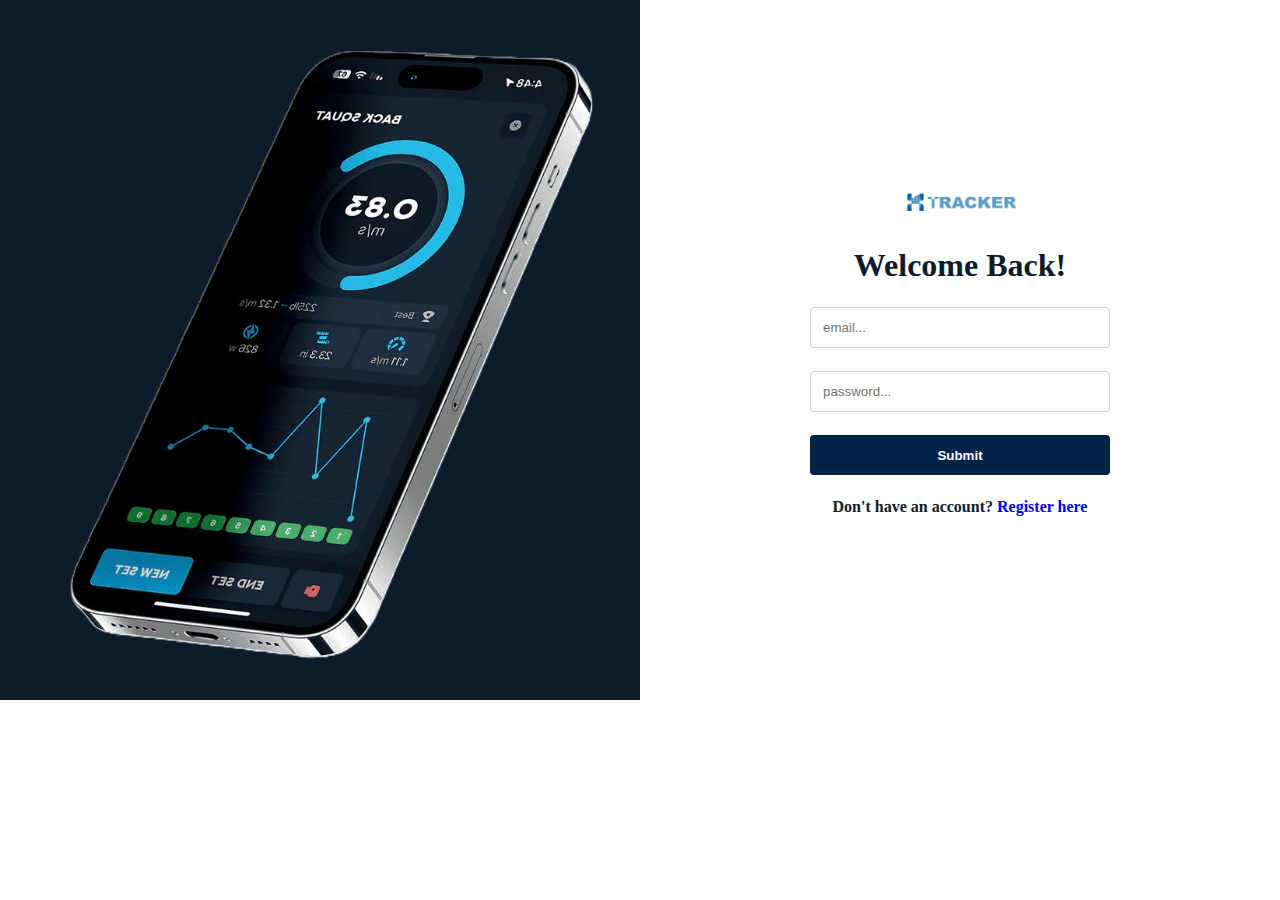
<file: front end/pages/home.html>
<!DOCTYPE html>
<html lang="en">
  <head>
    <meta charset="UTF-8" />
    <meta name="viewport" content="width=device-width, initial-scale=1.0" />
    <title>Document</title>
    <link rel="stylesheet" href="/front end/assets/styles/colors.css" />
    <link rel="stylesheet" href="/front end/assets/styles/home.css" />
    <link
      rel="stylesheet"
      href="https://cdnjs.cloudflare.com/ajax/libs/font-awesome/6.5.1/css/all.min.css"
    />
  </head>
  <body>
    <nav class="nav">
      <div class="logo">
        <img
          src="/front end/assets/logo/white.png"
          alt="logo"
          class="logo-img"
        />
      </div>
      <div class="nav-links">
        <a href="/front end/pages/charts.html">Analysis</a>
        <button class="nav-btn" id="sign-out">Sign out</button>
        <i class="fa-solid fa-user user-icon" id="user-icon"></i>
        <div class="hidden user-data" id="user-data">userid</div>
      </div>
    </nav>
    <!--------------------------->
    <div class="container main-content">
      <header>
        <h1>Expense Dashboard</h1>
        <button class="add-expense-btn" id="add-btn">Add Expense</button>
      </header>

      <section class="summary-cards">
        <div class="card">
          <h2>Total Expenses</h2>
          <p class="amount" id="total-value">$0</p>
        </div>
        <div class="card">
          <h2>Number of Expenses</h2>
          <p class="count" id="no-of-x">0</p>
        </div>
      </section>
      <main>
        <table class="expense-table">
          <thead>
            <tr>
              <th>ID</th>
              <th>Description</th>
              <th>Amount</th>
              <th>Date</th>
              <th>Actions</th>
            </tr>
          </thead>
          <tbody id="table-body"></tbody>
        </table>
      </main>
      <section class="edit-modal-overlay hidden" id="edit-overlay">
        <div class="edit-modal" id="edit-modal">
          <form id="edit-form" class="modal-content">
            <p class="err hidden" id="empty-err">all fields are required</p>

            <div class="close-modal">
              <button type="button" id="close-btn">X</button>
            </div>
            <div>
              <h3>Edit Expense</h3>
            </div>
            <div class="form-des">
              <input type="text" id="description" placeholder="Description" />
            </div>
            <div class="form-amount">
              <input
                type="number"
                id="amount"
                placeholder="Amount"
                step="any"
              />
              <p class="err hidden" id="amount-err">amount can't be negative</p>
              <p class="err hidden" id="amount-err-zero">amount can't be 0</p>
            </div>
            <div class="form-date">
              <input type="date" name="date" id="date" placeholder="Date" />
            </div>
            <button class="modal-submit" id="submit-edit-btn">Submit</button>
          </form>
        </div>
      </section>
      <section class="add-modal-overlay hidden" id="add-overlay">
        <div class="add-modal">
          <form id="add-form" class="add-modal-content">
            <p class="err hidden" id="new-empty-err">all fields are required</p>

            <div class="close-add-modal">
              <button type="button" id="close-add-btn">X</button>
            </div>
            <div>
              <h3>Add Expense</h3>
            </div>
            <div class="form-des">
              <input
                type="text"
                id="new-description"
                placeholder="Description"
              />
            </div>
            <div class="form-amount">
              <input
                type="number"
                id="new-amount"
                placeholder="Amount"
                step="any"
              />
              <p class="err hidden" id="new-amount-err">
                amount can't be negative
              </p>
              <p class="err hidden" id="new-amount-err-zero">
                amount can't be 0
              </p>
            </div>
            <div class="form-date">
              <input type="date" name="date" id="new-date" placeholder="Date" />
            </div>
            <button class="modal-submit" id="submit-add-btn">Submit</button>
          </form>
        </div>
      </section>
      <div class="hidden confirm-modal-overlay" id="confirm-modal-overlay">
        <div class="hidden confirm-modal" id="confirm-popup">
          <p>Are you sure you want to delete this expense?</p>
          <div class="confirm-btns">
            <button id="confirm-btn">Confirm</button>
            <button id="cancel-btn">Cancel</button>
          </div>
        </div>
      </div>
    </div>
    <div class="toast-container hidden" id="home-toast"></div>

    <script type="module" src="/front end/scripts/home.js"></script>
  </body>
</html>
</file>
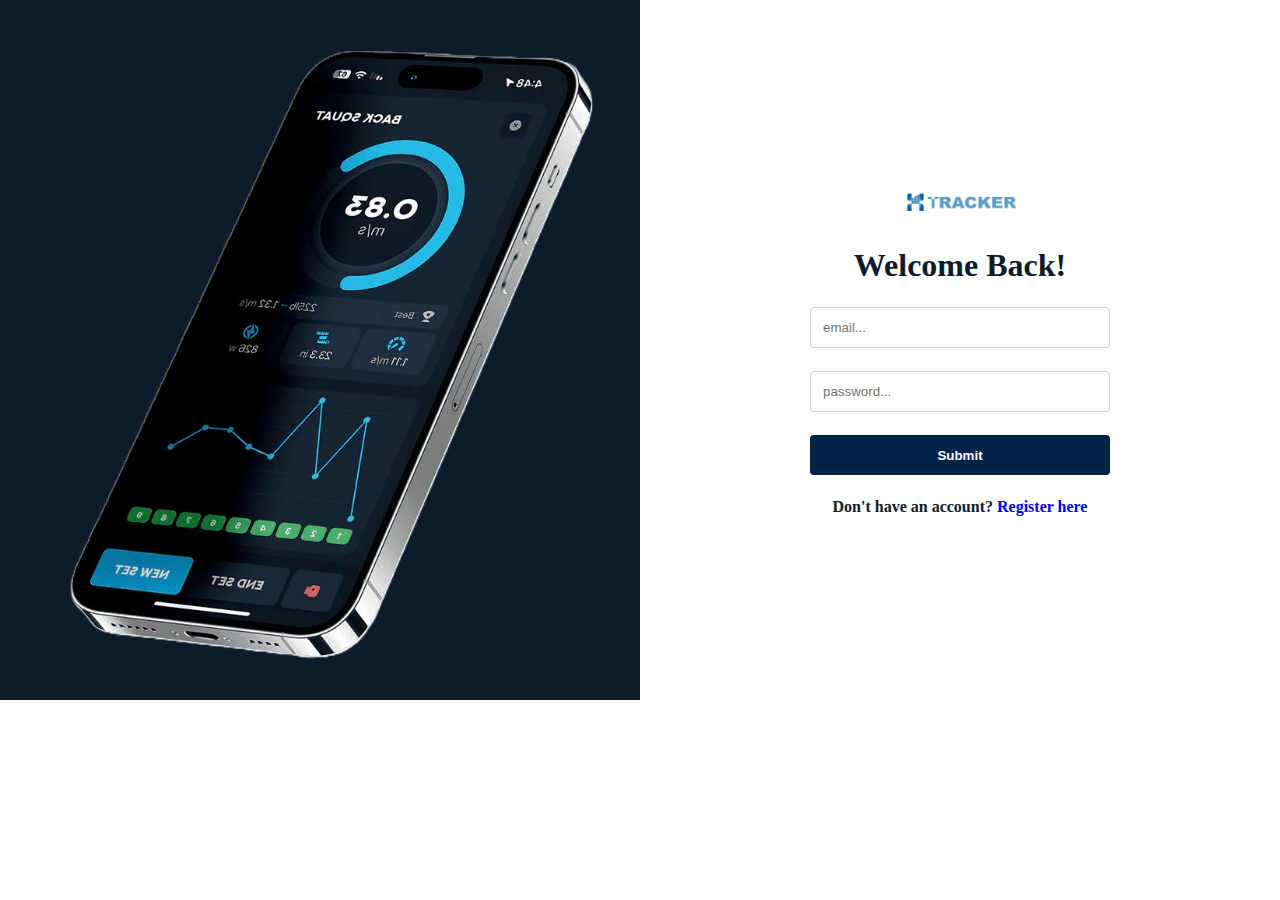
<file: front end/pages/login.html>
<!DOCTYPE html>
<html lang="en">
  <head>
    <meta charset="UTF-8" />
    <meta name="viewport" content="width=device-width, initial-scale=1.0" />
    <title>Document</title>
    <link rel="stylesheet" href="/front end/assets/styles/auth.css" />
    <link rel="stylesheet" href="/front end/assets/styles/colors.css" />
  </head>
  <body>
    <main class="container">
      <section>
        <img
          src="/front end/assets/images/finalimage.png"
          alt="image1"
          class="img"
        />
      </section>
      <section>
        <form class="form" id="log-form">
          <div class="logo-group">
            <img
              class="logo-img"
              src="/front end/assets/logo/blue.png"
              alt="logo"
            />
          </div>
          <div>
            <h1 class="welcome">Welcome Back!</h1>
          </div>
          <div class="form-group-email">
            <input type="text" name="email" id="email" placeholder="email..." />
            <span id="email-error" class="input-error , err-hide"
              >valid email is required</span
            >
          </div>
          <div class="form-group">
            <!-- <label for="password">Password</label> -->
            <input
              type="password"
              name="password"
              id="password"
              placeholder="password..."
            />
            <span id="password-error" class="input-error , err-hide">
              Password is required</span
            >
          </div>
          <div class="submit-div">
            <button class="btn" type="submit" id="submit-btn">Submit</button>
          </div>
          <!-- <div class="forgot-pass">
            <a href="/front end/pages/resetpassword.html">Forgot Password?</a>
          </div> -->
          <p class="dir-link">
            Don't have an account?
            <span class="link">
              <a href="/front end/pages/register.html">Register here</a>
            </span>
          </p>
        </form>
      </section>
    </main>
    <div class="toast-container hidden" id="login-toast"></div>

    <script type="module" src="/front end/scripts/login.js"></script>
  </body>
</html>
</file>
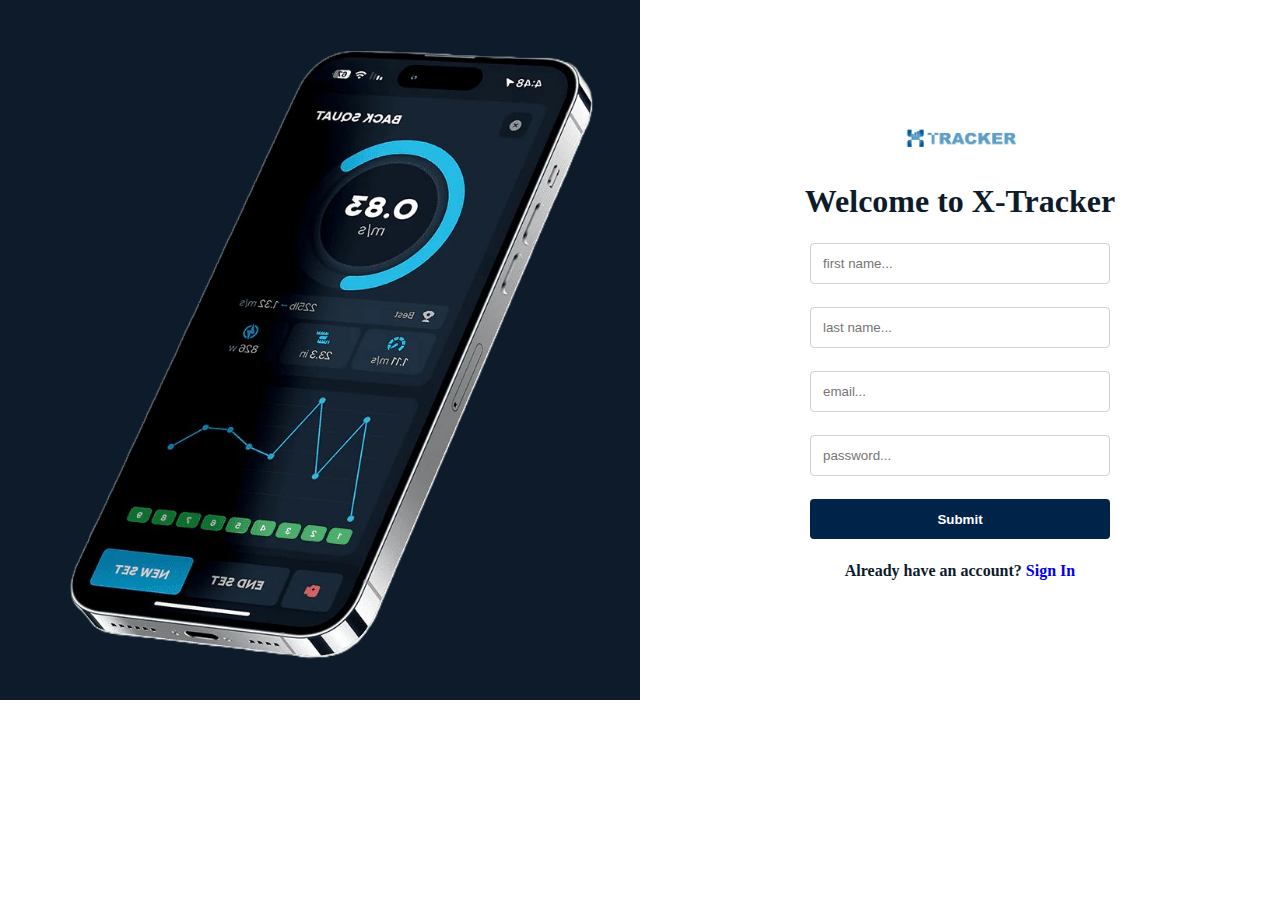
<file: front end/pages/register.html>
<!DOCTYPE html>
<html lang="en">
  <head>
    <meta charset="UTF-8" />
    <meta name="viewport" content="width=device-width, initial-scale=1.0" />
    <title>Document</title>
    <link rel="stylesheet" href="/front end/assets/styles/auth.css" />
    <link rel="stylesheet" href="/front end/assets/styles/colors.css" />
  </head>
  <body>
    <!-- <header>
      <div class="header">
        <div><button class="sign-link" id="link-btn">Sign In</button></div>
      </div>
    </header> -->
    <main class="container">
      <section class="image-section">
        <img
          class="img"
          src="/front end/assets/images/finalimage.png"
          alt="image1"
        />
      </section>
      <section>
        <form class="form" id="reg-form">
          <div class="logo-group">
            <img
              class="logo-img"
              src="/front end/assets/logo/blue.png"
              alt="logo"
            />
          </div>
          <div>
            <h1 class="welcome">Welcome to X-Tracker</h1>
          </div>
          <div class="form-group">
            <!-- <label for="first-name">First Name</label> -->
            <input type="text" placeholder="first name..." id="first-name" />
            <span id="first-name-error" class="input-error err-hide">
              First name is required</span
            >
          </div>
          <div class="form-group">
            <!-- <label for="last-name">Last Name</label> -->
            <input
              type="text"
              name="last-name"
              id="last-name"
              placeholder="last name..."
            />
            <span id="last-name-error" class="input-error err-hide">
              Last name is required</span
            >
          </div>
          <div class="form-group-email">
            <!-- <label for="email">Email</label> -->
            <input type="text" name="email" id="email" placeholder="email..." />
            <span id="email-error" class="input-error err-hide">
              Valid email is required</span
            >
          </div>
          <div class="form-group">
            <!-- <label for="password">Password</label> -->
            <input
              type="password"
              name="password"
              id="password"
              placeholder="password..."
            />
            <span id="password-error" class="input-error err-hide">
              password is required</span
            >
          </div>
          <div class="submit-div">
            <button class="btn" type="submit" id="submit-btn">Submit</button>
          </div>
          <p class="dir-link">
            Already have an account?
            <a href="/front end/pages/login.html">Sign In</a>
          </p>
        </form>
      </section>
      <div class="toast-container hidden" id="register-toast"></div>
    </main>

    <script type="module" src="/front end/scripts/register.js"></script>
  </body>
</html>
</file>
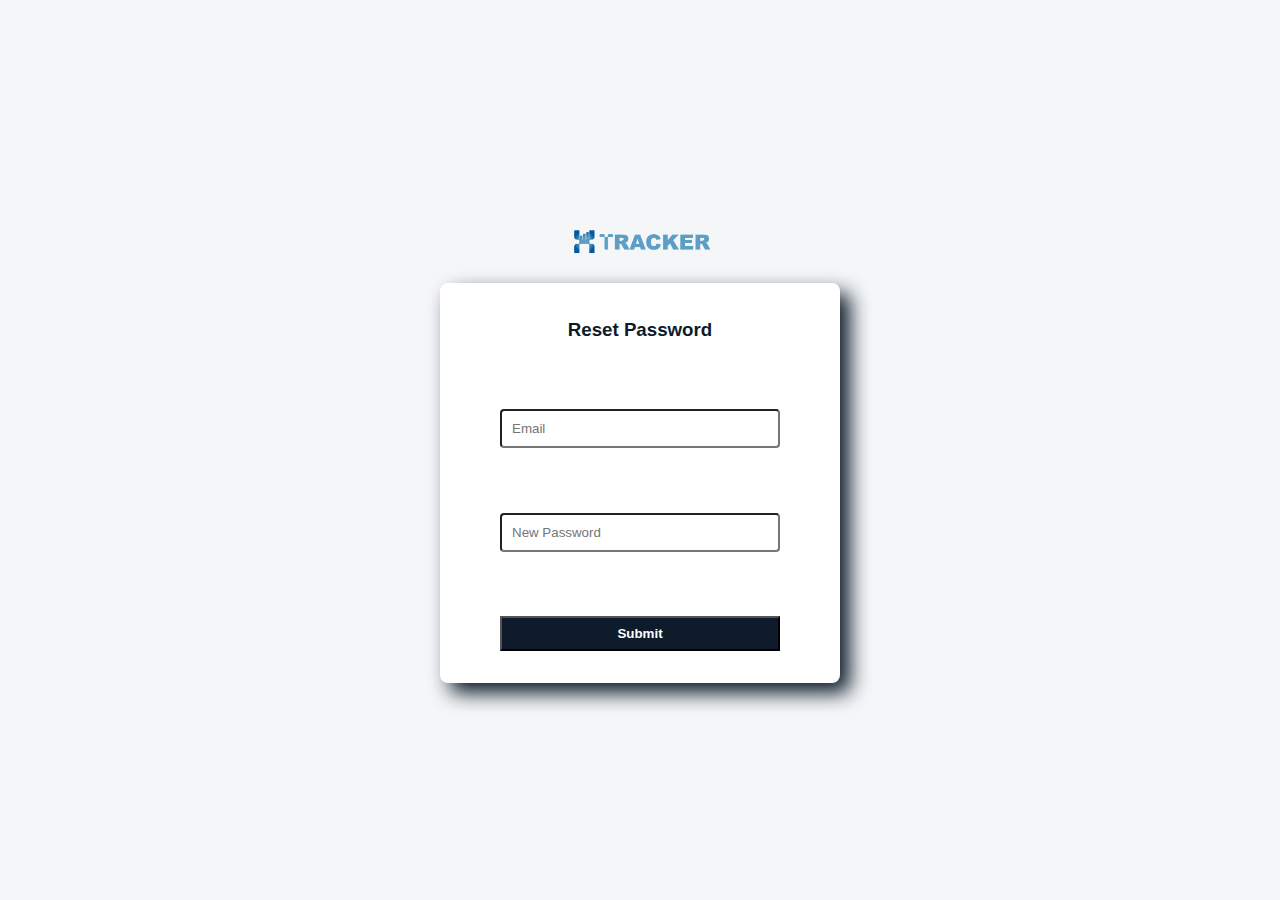
<file: front end/pages/resetpassword.html>
<!DOCTYPE html>
<html lang="en">
  <head>
    <meta charset="UTF-8" />
    <meta name="viewport" content="width=device-width, initial-scale=1.0" />
    <title>Reset Password</title>
    <link rel="stylesheet" href="/front end/assets/styles/colors.css" />
    <link rel="stylesheet" href="/front end/assets/styles/resetpassword.css" />
  </head>
  <body>
    <div class="container">
      <img
        src="/front end/assets/logo/blue.png"
        alt="reset-logo"
        width="150px"
        id="logo"
      />
      <form class="form" id="reset-form">
        <h3>Reset Password</h3>
        <div class="form-email">
          <input type="text" id="email" placeholder="Email" />
          <p class="hidden" id="email-err">valid email is required</p>
        </div>
        <div class="form-pass">
          <input type="password" id="new-pass" placeholder="New Password" />
          <p class="hidden" id="new-pass-err">new password is required</p>
        </div>

        <button id="submit-btn">Submit</button>
      </form>
      <div class="toast-container hidden" id="reset-toast"></div>
    </div>
    <script type="module" src="/front end/scripts/resetPassword.js"></script>
  </body>
</html>
</file>
<file: front end/assets/styles/colors.css>
/* colors.css - define all your colors here */
:root {
  --primary-color: #002349;
  --secondary-color: #0d1b2a;
  --accent-color: #89c2d9;
  --background-color: #f4f6f8;
  --text-color: #0d1b2a;
  --border-color: #ddd;
  --error-color: #f44336;
  --error-slate: #ff8fa3;
  --nav-background: #2c3e50;
  --table-header: #ecf0f1;
  --table-row-hover: #e8f4fd;
}
</file>
<file: front end/assets/styles/home.css>
/* Global Styles */
* {
  margin: 0;
  padding: 0;
  box-sizing: border-box;
  /* outline: 2px solid red; */
}

body {
  font-family: "Roboto", sans-serif;
  background-color: var(--background-color);
  color: var(--text-color);
  line-height: 1.6;
}
.main-content {
  padding-top: 2rem;
}

/* Navigation Bar */
.nav {
  display: flex;
  flex-direction: row;
  justify-content: space-between;
  align-items: center;
  background-color: var(--primary-color);
  height: 60px;
  padding-right: 8px;
  padding-left: 8px;
}

.logo {
  display: flex;
  align-items: center;
  gap: 6px;
  cursor: pointer;
}

.logo-img {
  width: 120px;
  height: 40px;
}

.logo-txt {
  color: white;
  margin-left: 8px;
  font-size: x-large;
  font-weight: bold;
}

.logo-txt span {
  color: rgb(70, 137, 195);
}

.nav-links {
  display: flex;
  justify-content: space-around;
  align-items: center;
  gap: 24px;
}
.nav-links a {
  text-decoration: none;
  color: white;
  font-weight: 800;
  font-size: medium;
  transition: all;
  transition-duration: 500ms;
}
.nav-links a:hover {
  color: rgb(204, 204, 184);
}

.nav-btn {
  padding: 8px;
  background-color: var(--background-color);
  border: none;
  border-radius: 20px;
  color: var(--text-color);
  font-weight: 700;
  cursor: pointer;
  transition: all 500ms;
}

.nav-btn:hover {
  padding: 10px;
}

.container {
  max-width: 1200px;
  margin: 0 auto;
  padding: 0 2rem;
}

/* Icons */
.icons-container {
  display: flex;
  justify-content: center;
  align-items: center;
  gap: 24px;
}

.delete-icon,
.edit-icon {
  cursor: pointer;
  transition: all 500ms;
}

.delete-icon:hover {
  color: red;
}

.edit-icon:hover {
  color: green;
}

/* Buttons & Hover Effects */

.modal-submit {
  background-color: var(--primary-color);
  color: white;
  padding: 6px;
  width: 65px;
  border-radius: 18px;
  cursor: pointer;
  transition: all 500ms;
  font-weight: bold;
}

.modal-submit:hover {
  background-color: var(--text-color);
  width: 90px;
}

.edit-modal-overlay {
  position: fixed;
  top: 0;
  left: 0;
  width: 100%;
  height: 100%;
  background: rgba(0, 0, 0, 0.5);
  backdrop-filter: blur(5px);
}

.edit-modal {
  position: absolute;
  top: 50%;
  left: 50%;
  width: 700px;
  height: 600px;
  transform: translate(-50%, -50%);
  background: white;
  box-shadow: 0 4px 10px rgba(0, 0, 0, 0.2);
  border-radius: 8px;
  z-index: 1000;
}

.modal-content {
  display: flex;
  flex-direction: column;
  justify-content: center;
  align-items: center;
  gap: 32px;
  width: 100%;
  height: 100%;
}

.modal-content input {
  padding: 12px;
  border: 1px solid lightgray;
  width: 300px;
  border-radius: 4px;
}

.close-modal {
  display: flex;
  justify-content: flex-end;
  width: 80%;
}

.close-modal button {
  background-color: transparent;
  border: none;
  padding: 2px;
  border-radius: 4px;
  font-size: medium;
  cursor: pointer;
  transition: all 500ms;
}

.close-modal button:hover {
  background-color: rgb(211, 219, 225);
  border-radius: 2px;
}

.err {
  color: var(--error-color);
  font-size: small;
}

.exp-head {
  margin-bottom: 12px;
}
.add-modal-overlay {
  position: fixed;
  top: 0;
  left: 0;
  width: 100%;
  height: 100%;
  background: rgba(0, 0, 0, 0.5);
  backdrop-filter: blur(5px);
}
.add-modal {
  position: absolute;
  top: 50%;
  left: 50%;
  width: 700px;
  height: 600px;
  transform: translate(-50%, -50%);
  background: white;
  box-shadow: 0 4px 10px rgba(0, 0, 0, 0.2);
  border-radius: 8px;
  z-index: 1000;
}
.add-modal-content {
  display: flex;
  flex-direction: column;
  justify-content: center;
  align-items: center;
  gap: 32px;
  width: 100%;
  height: 100%;
}
.add-modal-content input {
  padding: 12px;
  border: 1px solid lightgray;
  width: 300px;
  border-radius: 4px;
}
.close-add-modal {
  display: flex;
  justify-content: flex-end;
  width: 80%;
}
.close-add-modal button {
  background-color: transparent;
  border: none;
  padding: 2px;
  border-radius: 4px;
  font-size: medium;
  cursor: pointer;
  transition: all 500ms;
}
.close-add-modal button:hover {
  background-color: rgb(227, 235, 242);
}
/***********************************/
header {
  display: flex;
  justify-content: space-between;
  align-items: center;
  margin-bottom: 2rem;
}
h1 {
  font-size: 2.5rem;
  font-weight: 700;
  color: var(--primary-color);
}
.add-expense-btn {
  background-color: var(--primary-color);
  color: white;
  border: none;
  padding: 0.75rem 1.5rem;
  font-size: 1rem;
  font-weight: 500;
  border-radius: 5px;
  cursor: pointer;
  transition: background-color 0.3s ease;
}
.add-expense-btn:hover {
  background-color: var(--secondary-color);
}
.summary-cards {
  display: flex;
  gap: 2rem;
  margin-bottom: 2rem;
}
.card {
  background-color: white;
  border-radius: 10px;
  padding: 1.5rem;
  flex: 1;
  box-shadow: 0 4px 6px rgba(0, 0, 0, 0.1);
}
.card h2 {
  font-size: 1.2rem;
  font-weight: 500;
  margin-bottom: 0.5rem;
  color: var(--text-color);
}
.card .amount {
  font-size: 2rem;
  font-weight: 700;
  color: var(--primary-color);
}
.card .count {
  font-size: 2rem;
  font-weight: 700;
  color: var(--secondary-color);
}
.expense-table {
  width: 100%;
  border-collapse: separate;
  border-spacing: 0;
  background-color: white;
  border-radius: 10px;
  overflow: hidden;
  box-shadow: 0 4px 6px rgba(0, 0, 0, 0.1);
}
.expense-table th,
.expense-table td {
  padding: 1rem;
  text-align: left;
}
.expense-table thead {
  background-color: var(--table-header);
}
.expense-table th {
  font-weight: 500;
  text-transform: uppercase;
  font-size: 0.9rem;
  color: var(--text-color);
}
.expense-table tbody tr:hover {
  background-color: var(--table-row-hover);
}
.action-btn {
  background-color: transparent;
  border: none;
  cursor: pointer;
  font-weight: 500;
  transition: color 0.3s ease;
}
.action-btn.edit {
  color: var(--primary-color);
  margin-right: 0.5rem;
}
.action-btn.delete {
  color: var(--delete-color);
}
.action-btn:hover {
  opacity: 0.8;
}
@media (max-width: 768px) {
  .container {
    padding: 0 1rem;
  }

  .navbar .container {
    flex-direction: column;
    align-items: flex-start;
  }

  header {
    flex-direction: column;
    align-items: flex-start;
    gap: 1rem;
  }

  .summary-cards {
    flex-direction: column;
  }

  .expense-table {
    font-size: 0.9rem;
  }

  .expense-table th,
  .expense-table td {
    padding: 0.75rem;
  }
}
.navbar {
  background-color: var(--nav-background);
  padding: 1rem 0;
  position: sticky;
  top: 0;
  z-index: 1000;
}
.navbar .container {
  display: flex;
  justify-content: space-between;
  align-items: center;
}
.logo {
  color: #fff;
  font-size: 1.5rem;
  font-weight: 700;
  text-decoration: none;
}

.nav-links {
  display: flex;
  list-style: none;
}

.confirm-modal-overlay {
  position: fixed;
  top: 0;
  left: 0;
  width: 100%;
  height: 100%;
  background: rgba(0, 0, 0, 0.5);
  backdrop-filter: blur(5px);
}
.confirm-modal {
  position: absolute;
  top: 50%;
  left: 38%;
  background-color: white;
  padding: 50px;
  border-radius: 20px;
  display: flex;
  flex-direction: column;
  gap: 10px;
}
.confirm-btns {
  display: flex;
  justify-content: space-between;
  align-items: center;
  margin-top: 10px;
}
.confirm-btns button {
  background-color: var(--background-color);
  border: none;
  padding: 10px;
  border-radius: 24px;
  font-weight: 700;
  cursor: pointer;
}
.confirm-btns button:hover {
  background-color: darkgray;
  transition: all;
  transition-duration: 500ms;
}

.hidden {
  display: none;
}
.toast-container {
  width: 300px;
  background-color: white;
  height: 100px;
  text-align: center;
  padding: 40px;
  position: absolute;
  top: 24px;
  left: 30%;
  border-radius: 10px;
  font-weight: 700;
  font-size: large;
  z-index: 1000;
}
.form-amount {
  display: flex;
  flex-direction: column;
  justify-content: center;
  align-items: flex-start;
}
.form-date {
  display: flex;
  justify-content: center;
  align-items: center;
  gap: 39px;
}
.user-icon {
  color: white;
  width: 32px;
  font-size: larger;
  cursor: pointer;
  transition: all;
  transition-duration: 500ms;
}
.user-icon:hover {
  color: orangered;
}
.user-data {
  width: 300px;
  height: 150px;
  background-color: var(--primary-color);
  color: white;
  font-weight: 800;
  position: absolute;
  top: 70px;
  right: 20px;
  text-align: center;

  padding: 8px;
  border-radius: 10px;
  z-index: 1000;
}
</file>
<file: front end/assets/styles/auth.css>
* {
  margin: 0;
  padding: 0;
  box-sizing: border-box;
  /* outline: 2px solid red; */
}

.container {
  width: 100%;
  display: flex;
  align-items: center;
  justify-content: space-between;
  height: 700px;
  background-color: var(--text-color);
}

.img {
  height: 700px;
  width: 100%;
  object-fit: cover;
}

.form {
  display: flex;
  align-items: center;
  justify-content: center;
  flex-direction: column;
  gap: 23px;
  height: 700px;
  width: 50vw;
  margin: 0 auto;
  background-color: white;
}

input {
  padding: 12px;
  width: 300px;
  border-radius: 4px;
  border: 1px solid lightgrey;
  transition: all;
  transition-duration: 500ms;
}

main div {
  display: flex;
  gap: 6px;
  align-items: center;
  text-align: center;
}

input:focus {
  width: 320px;
  transition: all;
  transition-duration: 500ms;
}

label {
  color: var(--text-color);
  font-weight: bold;
}
.submit-div {
  width: 100%;
  display: flex;
  justify-content: center;
}

.btn {
  border: none;
  background-color: var(--primary-color);
  width: 300px;
  height: 40px;

  border-radius: 4px;
  color: white;
  font-weight: 700;
  cursor: pointer;
  transition: all 0.5s ease;
}

.btn:hover {
  background-color: var(--text-color);
}

.btn:active {
  background-color: var(--primary-color);
}

.logo-img {
  width: 120px;
  height: 40px;
}

.logo {
  color: var(--text-color);
  font-size: x-large;
  font-weight: bold;
}
/* .link {
  color: var(--text-color);
}
.dir-link {
  color: #dcd9d9;
} */
.logo span {
  color: rgb(70, 137, 195);
}

.welcome {
  color: var(--text-color);
}

.form-group-email {
  display: flex;
  align-items: flex-start;
  justify-content: center;
  flex-direction: column;
}
.form-group {
  display: flex;
  flex-direction: column;
  align-items: flex-start;
  justify-content: center;
}

.logo-group {
  display: flex;
  align-items: center;
  cursor: pointer;
}

.error {
  border: 1px var(--error-color) solid;
}

.input-error {
  color: var(--error-color);
  font-size: small;
}

.err-hide {
  display: none;
}
.dir-link {
  color: var(--text-color);
  font-weight: 800;
}
.dir-link a {
  text-decoration: none;
}
@media (max-width: 480px) {
  .form {
    border-bottom-left-radius: 0;
    border-top-left-radius: 0;
    width: 100vw;
    height: 100vh;
  }
  input:focus {
    width: 80%;
  }
  .image-section {
    visibility: hidden;
  }
  .img {
    display: none;
  }

  input {
    width: 80%;
  }

  .btn {
    width: 80%;
    padding: 12px;
  }
}

@media (max-width: 768px) {
  .container {
    flex-direction: column;
    height: auto;
  }

  .img {
    display: none;
  }

  .form {
    width: 100vw;
    height: 100vh;
  }

  input {
    width: 200px;
  }

  .btn {
    width: 150px;
  }

  .header {
    flex-direction: column;
    height: auto;
  }
}
@media (max-width: 1024px) {
  .container {
    display: inline;

    height: 100vh;
  }

  .img {
    display: none;
  }

  .form {
    width: 100vw;
    height: 100vh;
  }

  input {
    width: 300px;
  }
}
@media (min-width: 1024px) {
  .container {
    flex-direction: row;
    height: 700px;
  }

  .img {
    width: 100%;
    height: 700px;
  }

  .register-form {
    width: 600px;
    gap: 32px;
  }

  input {
    width: 300px;
  }

  /* .btn {
    width: 120px;
  } */

  .header {
    flex-direction: row;
    justify-content: space-between;
  }
}
.toast-container {
  width: 300px;
  background-color: white;
  height: 100px;
  text-align: center;
  padding: 40px;
  position: absolute;
  top: 24px;
  left: 30%;
  border-radius: 10px;
  font-weight: 700;
  font-size: large;
  z-index: 1000;
}
.hidden {
  display: none;
}
.forgot-pass a {
  text-decoration: none;
  color: var(--primary-color);
  font-weight: 800;
}
.forgot-pass a:active {
  color: var(--text-color);
  text-decoration: none;
}
.forgot-pass a:visited {
  color: var(--text-color);
  text-decoration: none;
}
</file>
<file: front end/assets/styles/resetpassword.css>
* {
  margin: 0;
  padding: 0;
  box-sizing: border-box;
  /* outline: 2px solid red; */
}

body {
  font-family: "Roboto", sans-serif;
  background-color: var(--background-color);
  color: var(--text-color);
  line-height: 1.6;
}
.container {
  width: 100vw;
  height: 100vh;
  display: flex;
  justify-content: center;
  align-items: center;
  flex-direction: column;
  gap: 12px;
}
.container img {
  cursor: pointer;
}
.form {
  width: 400px;
  background-color: white;
  height: 400px;
  display: flex;
  flex-direction: column;
  justify-content: space-around;
  align-items: center;
  border-radius: 8px;
  box-shadow: 10px 10px 20px var(--text-color);
}
.form-email {
  width: 100%;
  display: flex;
  flex-direction: column;
  justify-content: center;
  align-items: center;
}
.form-email p {
  color: var(--error-color);
  font-size: small;
}
.form-pass {
  width: 100%;
  display: flex;
  flex-direction: column;
  justify-content: center;
  align-items: center;
}
.form-pass p {
  color: var(--error-color);
  font-size: small;
}

.form input {
  width: 70%;
  padding: 10px;
  border-radius: 4px;
  transition: all;
  transition-duration: 500ms;
}
.form input:focus {
  width: 75%;
}
.form button {
  width: 70%;
  background-color: var(--text-color);
  color: white;
  font-weight: 800;
  cursor: pointer;
  padding: 8px;
  transition: all;
  transition-duration: 500ms;
}
.form button:hover {
  background-color: var(--primary-color);
}
.err {
  border: 1px var(--error-color) solid;
}
.hidden {
  display: none;
}
.toast-container {
  width: 300px;
  background-color: lightgrey;
  height: 100px;
  text-align: center;
  padding: 40px;
  position: absolute;
  top: 24px;
  left: 30%;
  border-radius: 10px;
  font-weight: 700;
  font-size: large;
  z-index: 1000;
}
</file>
